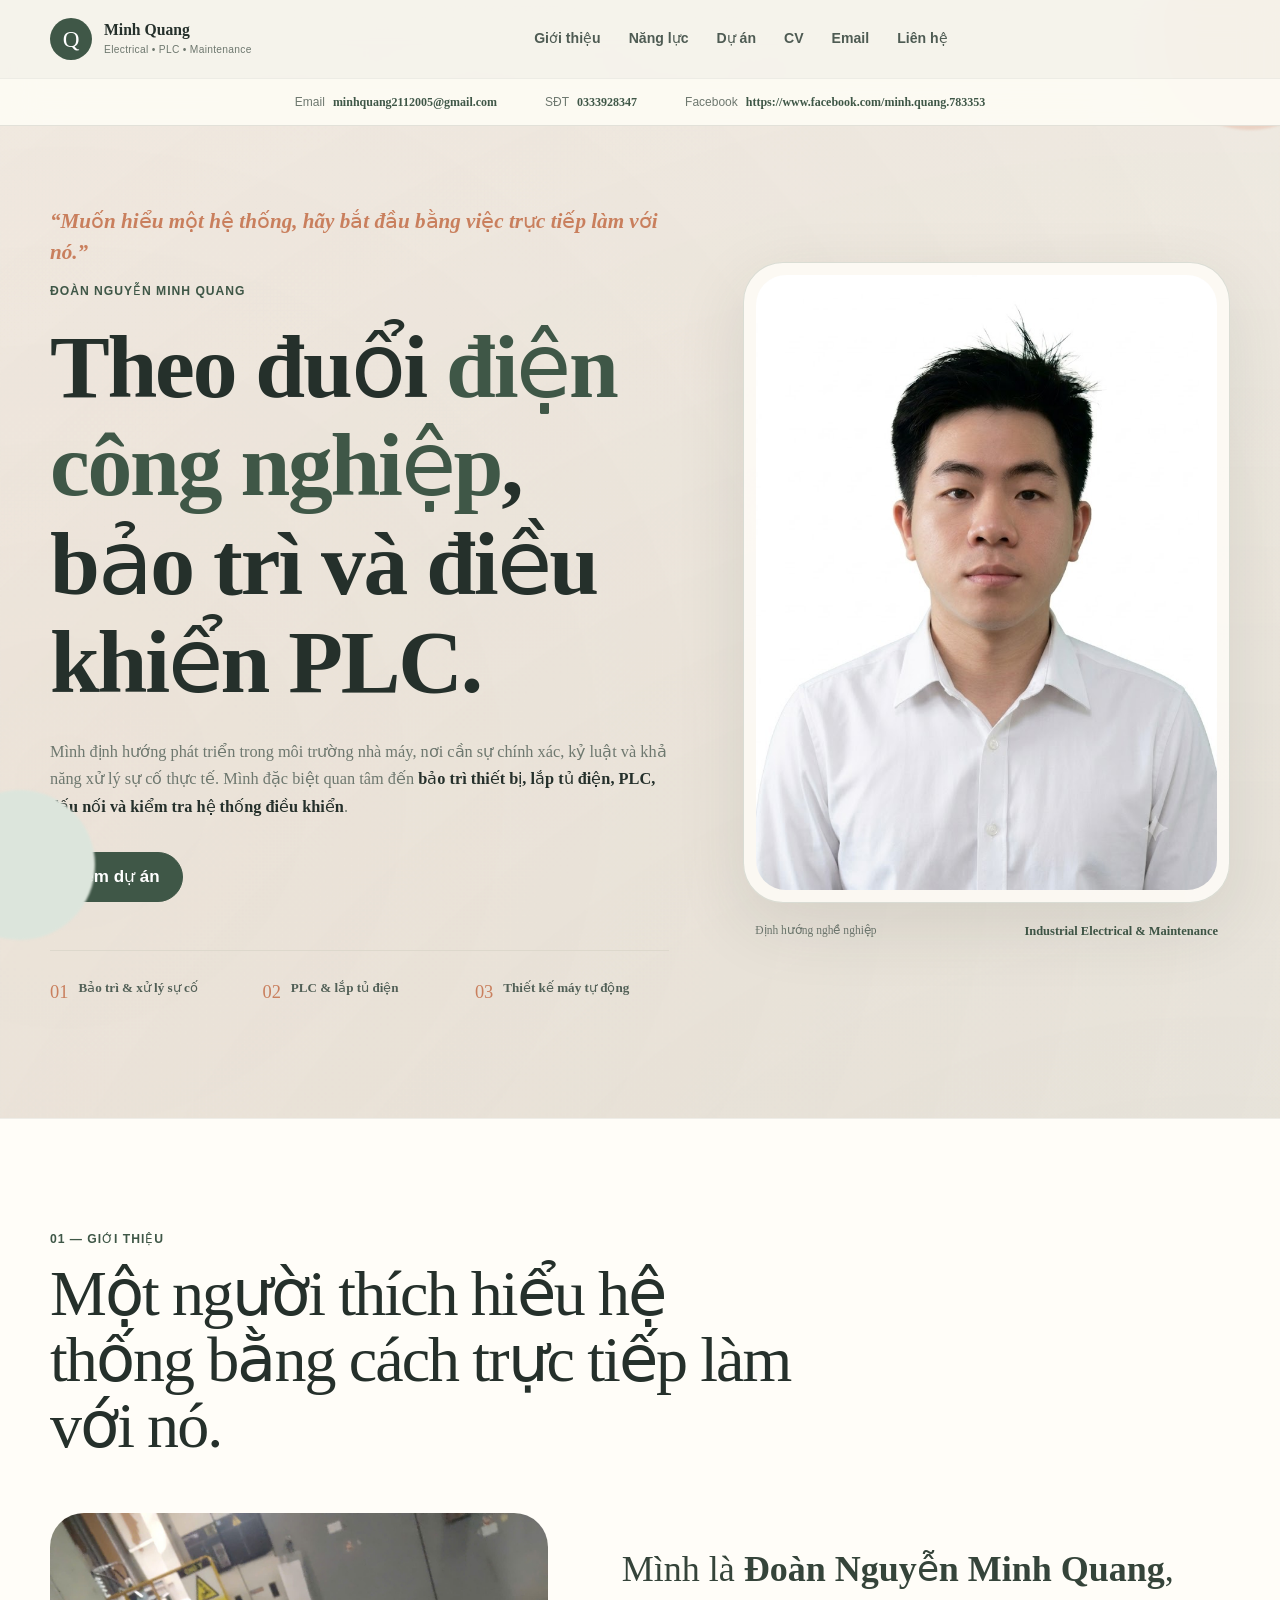
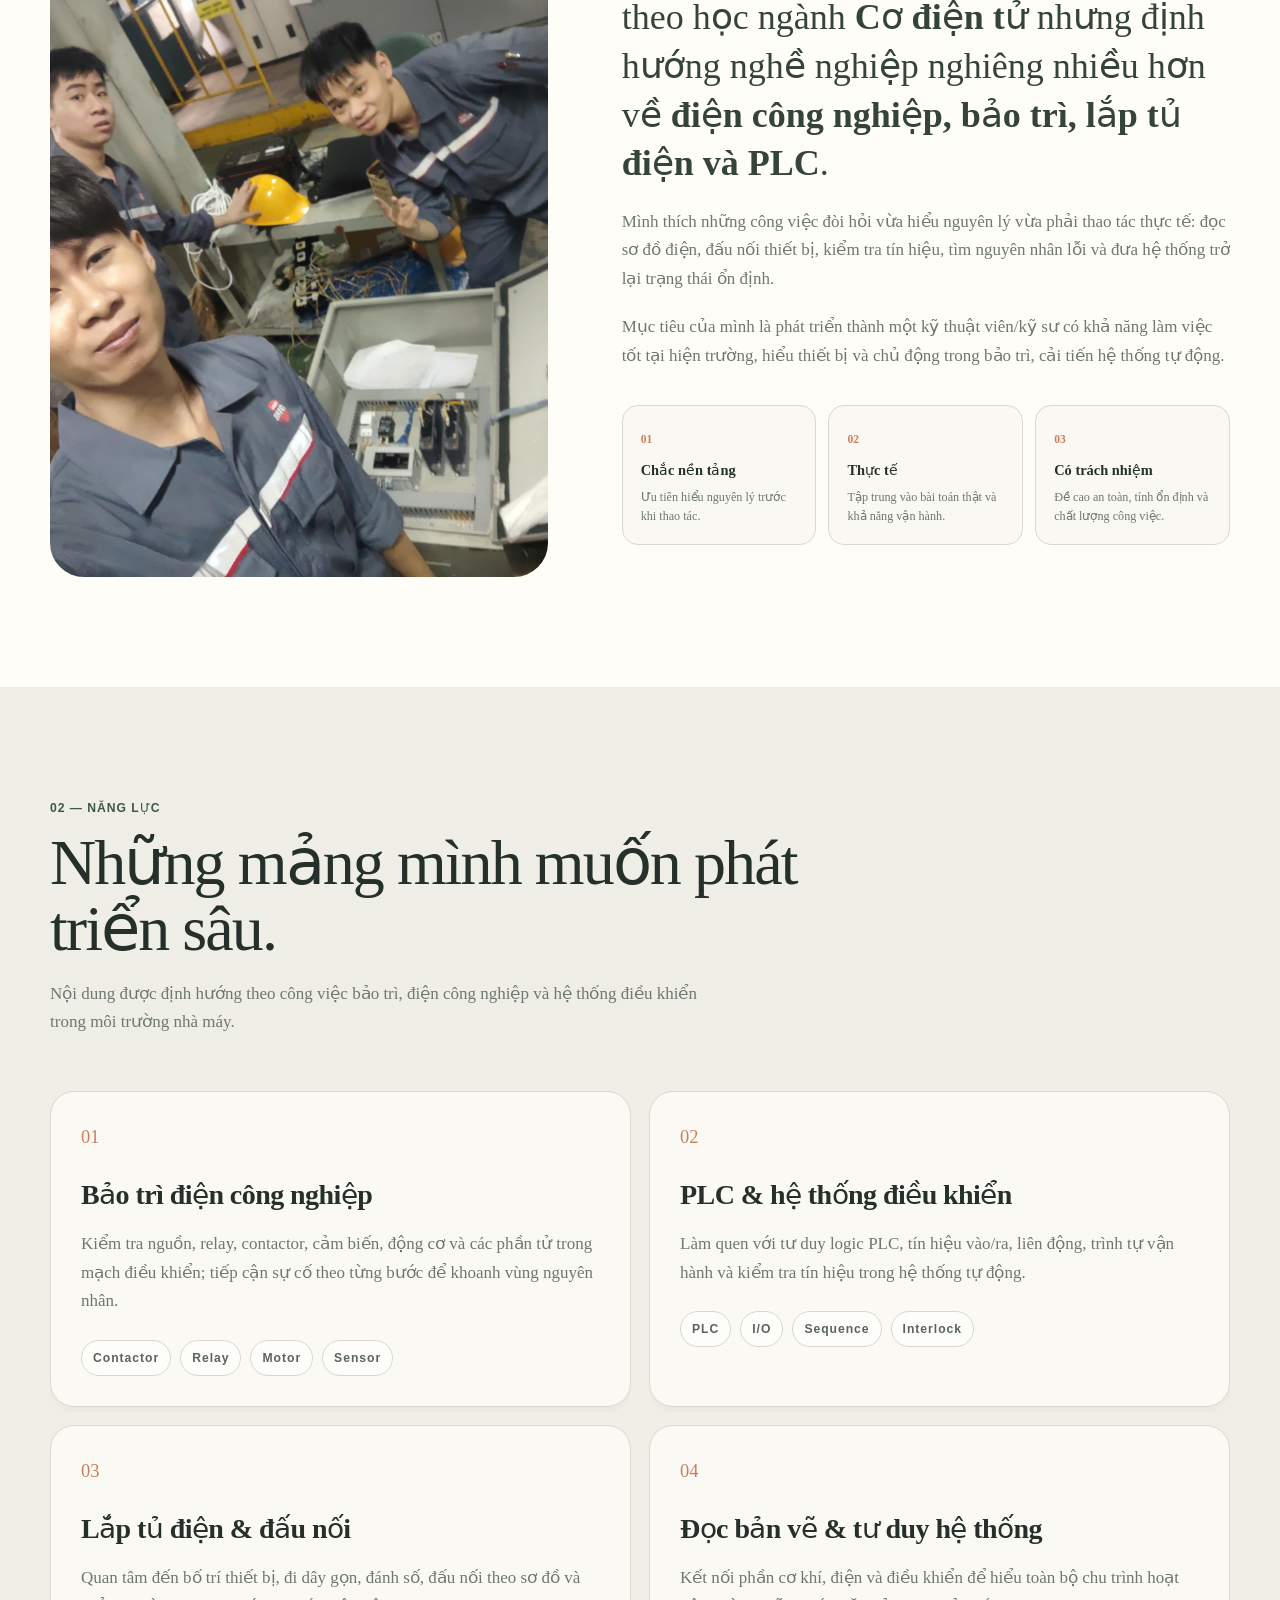
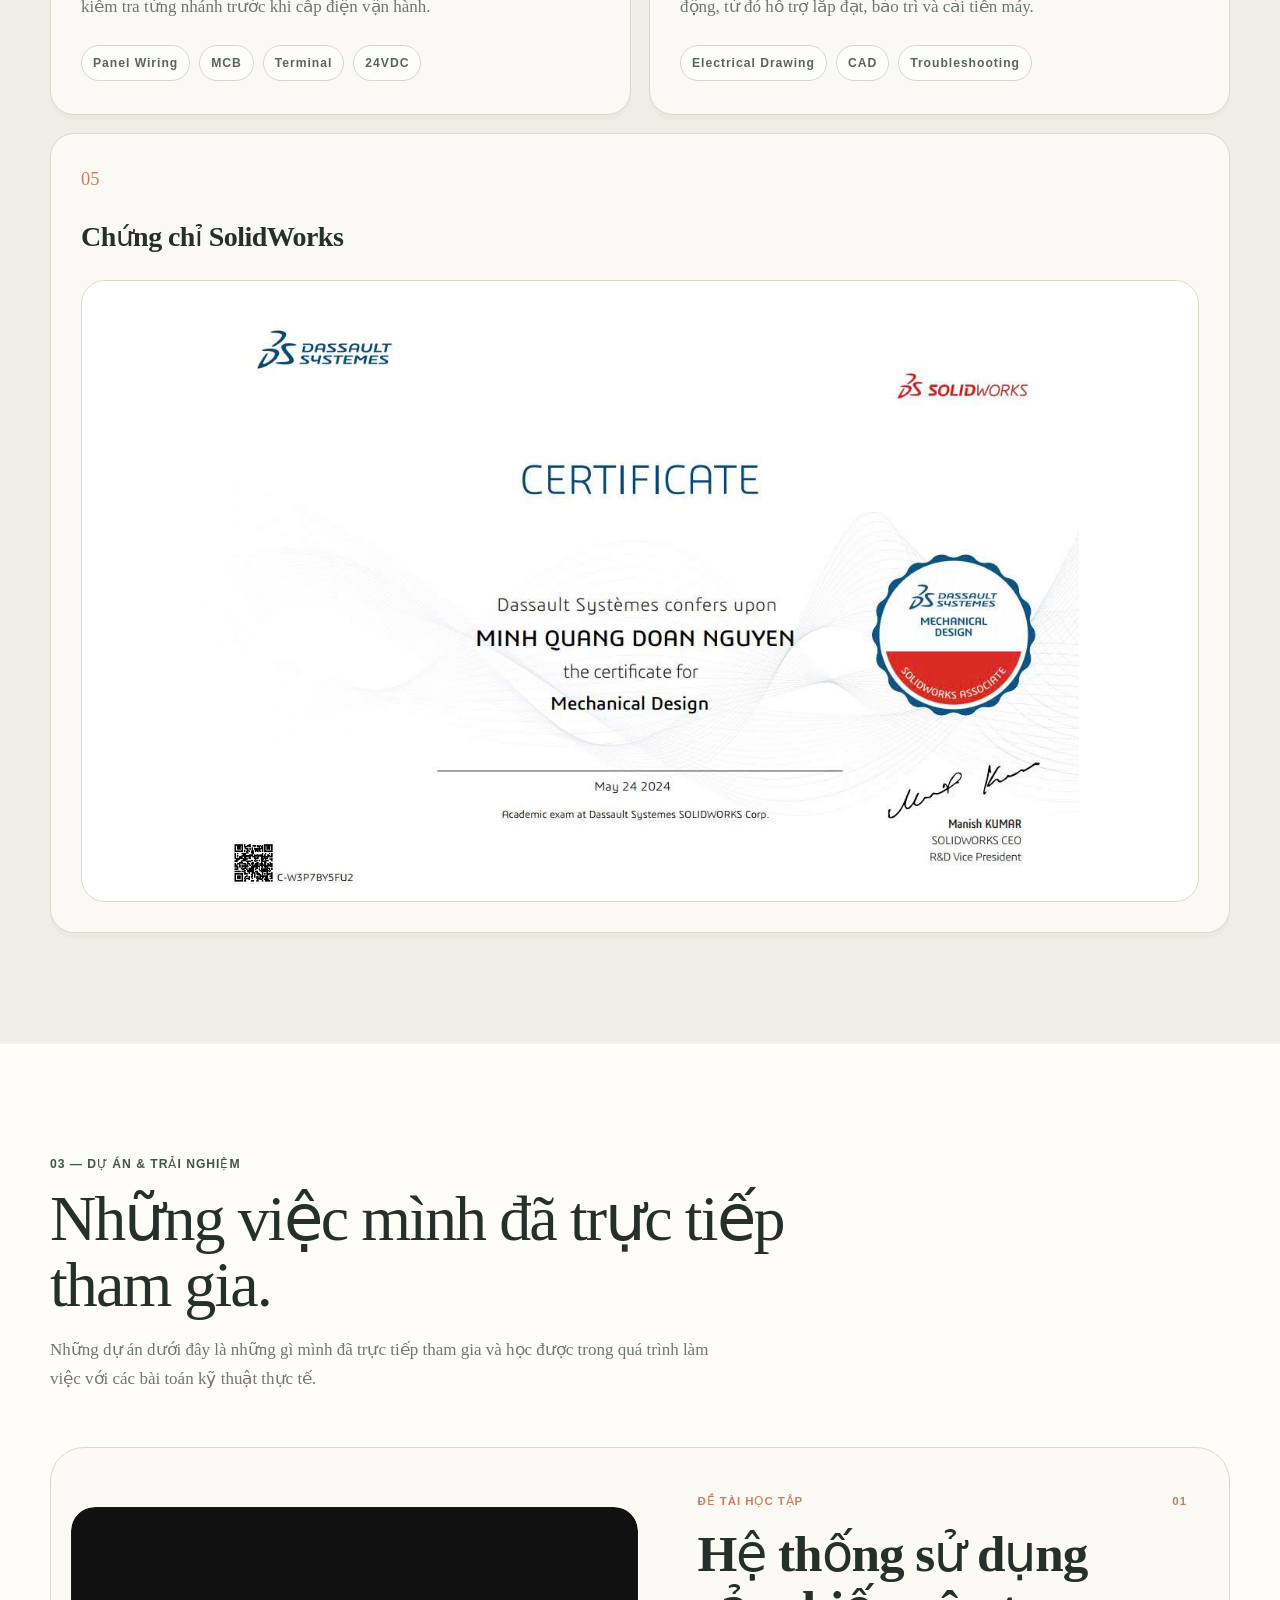
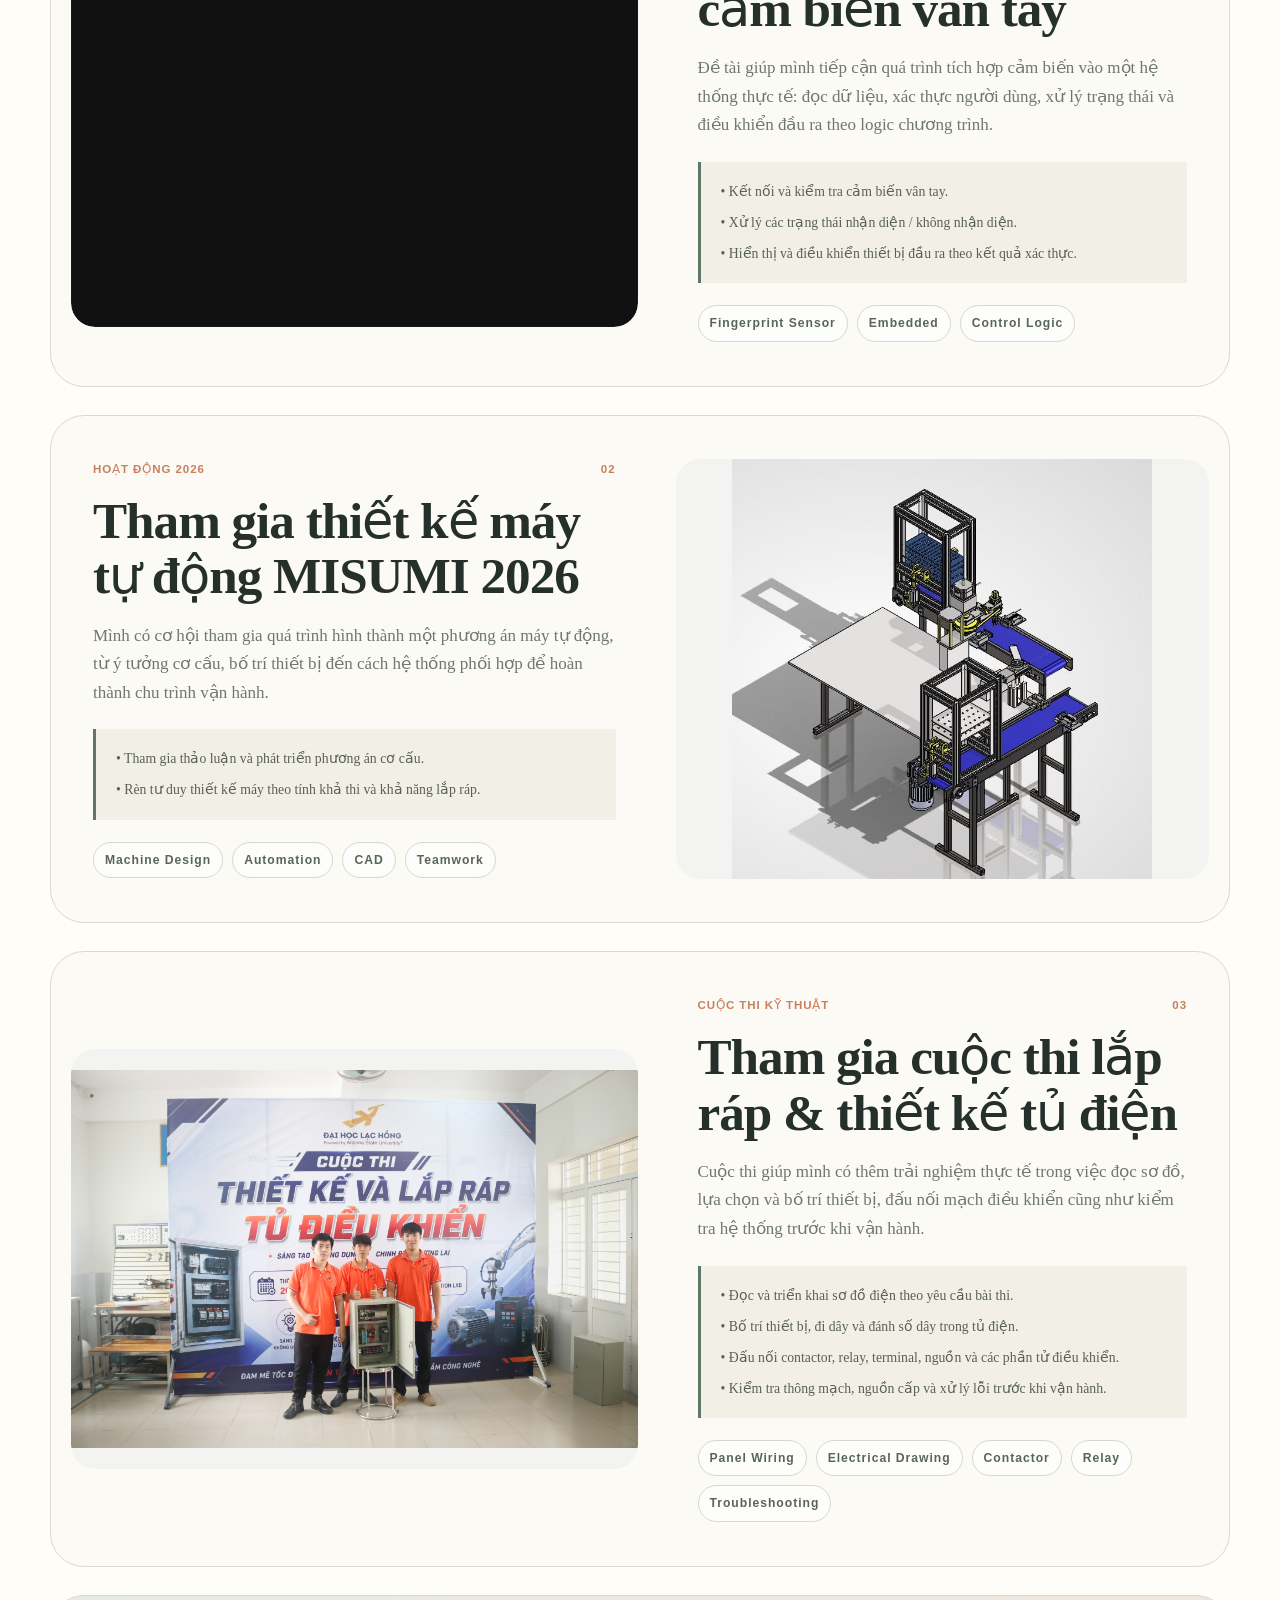
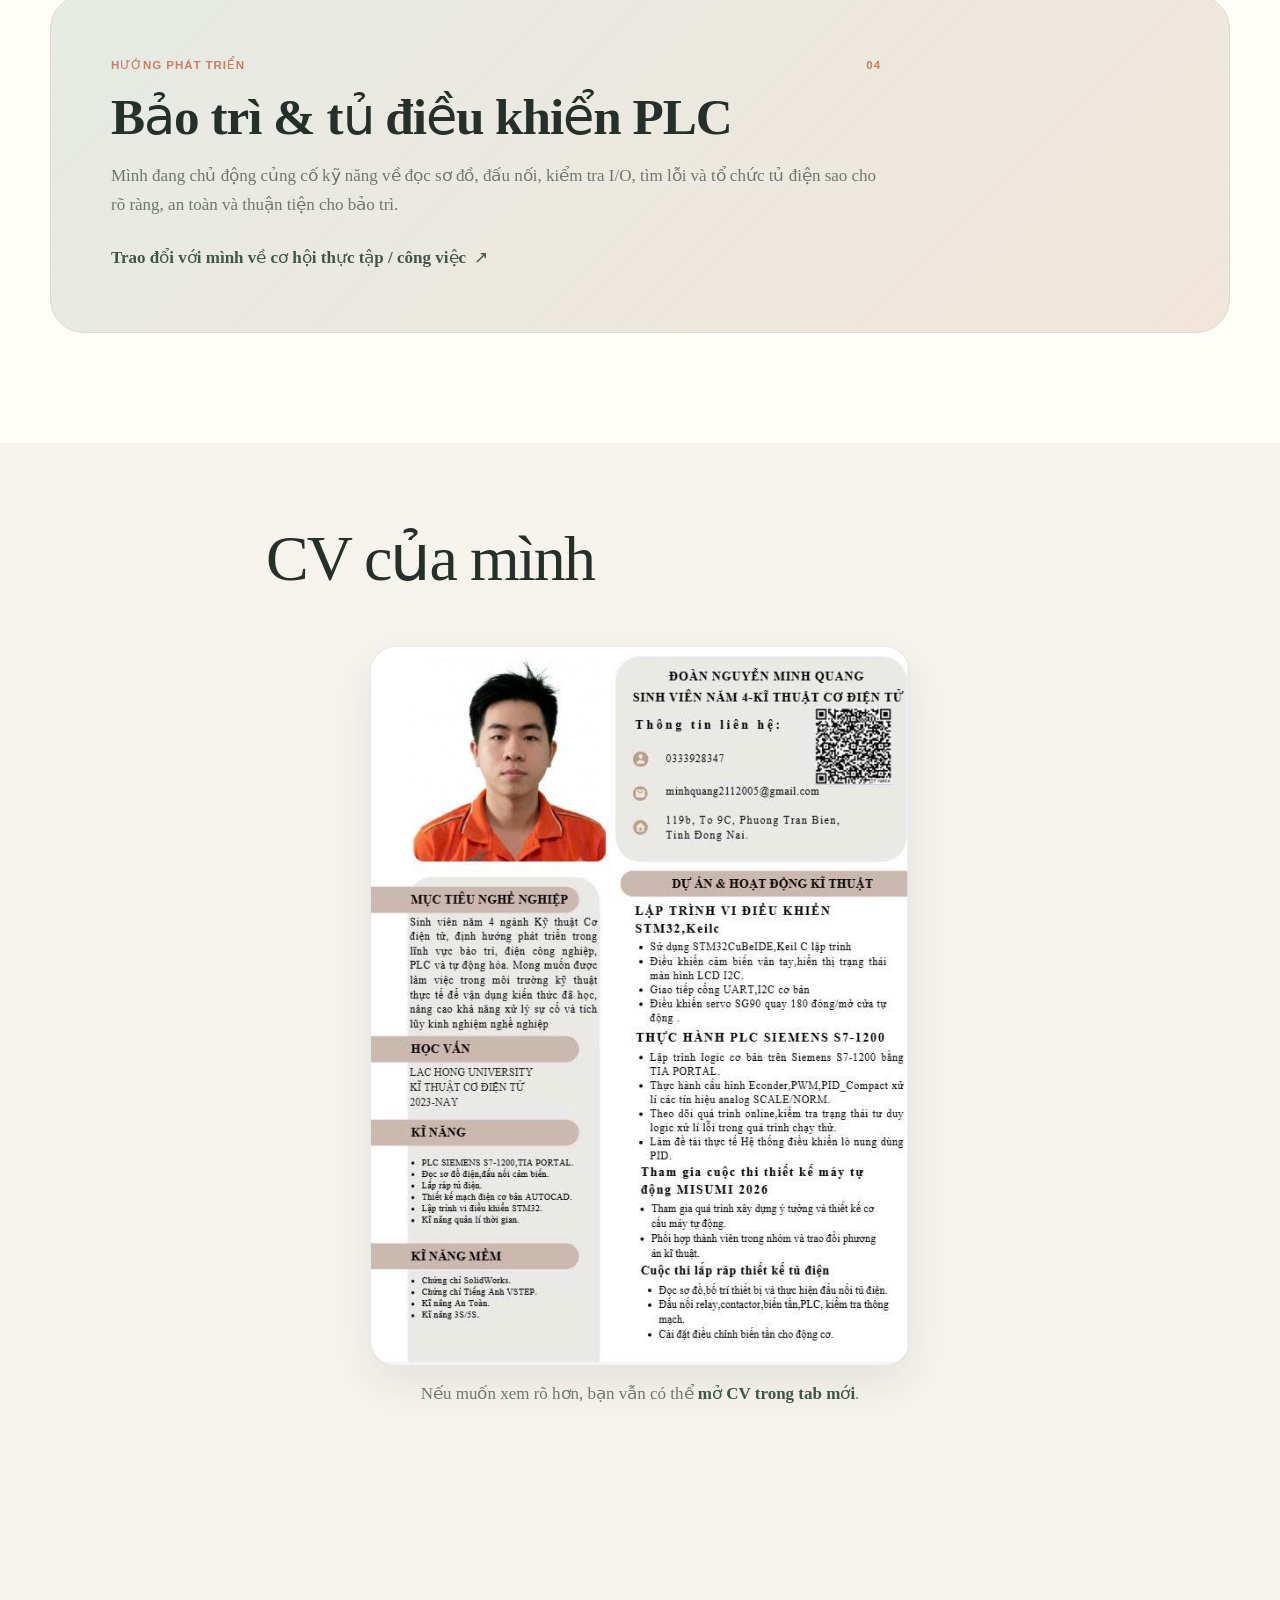
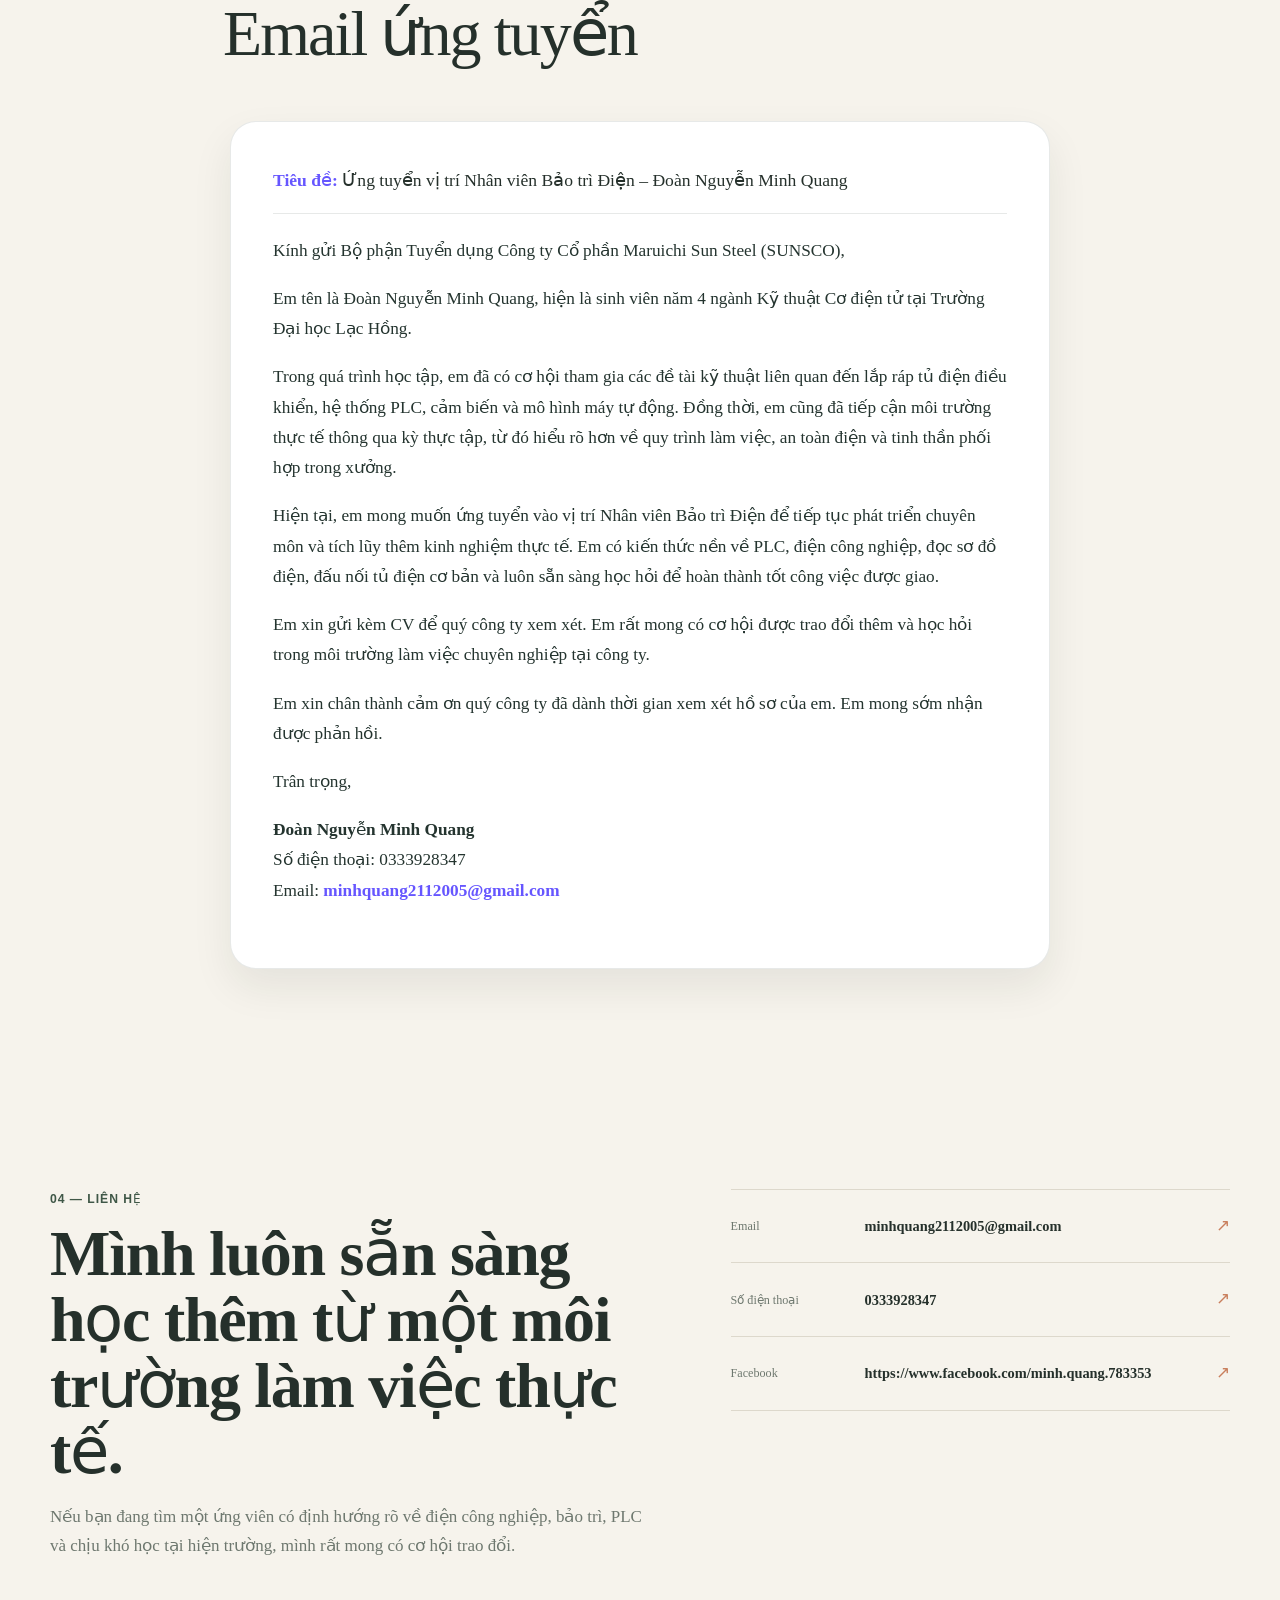
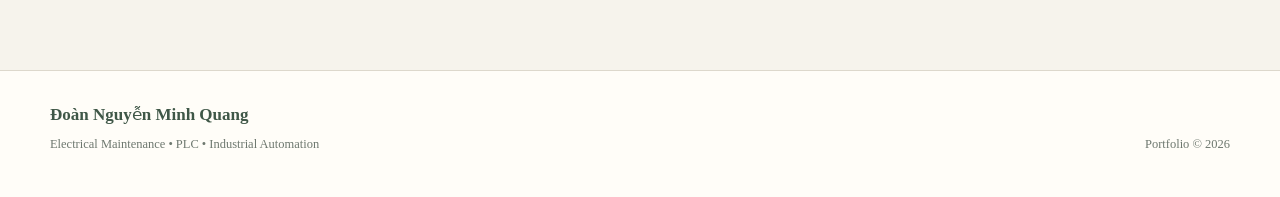
<file: index.html>
<!DOCTYPE html>
<html lang="vi">
<head>
  <meta charset="UTF-8" />
  <meta http-equiv="Content-Type" content="text/html; charset=UTF-8" />
  <meta name="viewport" content="width=device-width, initial-scale=1.0" />
  <meta name="description" content="Portfolio cá nhân của Đoàn Nguyễn Minh Quang - định hướng Bảo trì, Điện công nghiệp, PLC và lắp tủ điện." />
  <title>Đoàn Nguyễn Minh Quang | Electrical Maintenance & PLC</title>

  <link rel="stylesheet" href="./css/theme.css" />
  <link rel="stylesheet" href="./css/main.css" />
  <link rel="stylesheet" href="./css/section/header.css" />
  <link rel="stylesheet" href="./css/section/about-me.css" />
  <link rel="stylesheet" href="./css/section/skill.css" />
  <link rel="stylesheet" href="./css/section/project.css" />
  <link rel="stylesheet" href="./css/section/footer.css" />
  <link rel="stylesheet" href="./css/responsive.css" />

</head>

<body>
  <!-- =========================================================
       HEADER
       ========================================================= -->
  <header class="header">
    <div class="container nav-wrap">
      <a class="brand" href="#home" aria-label="Trang chủ">
        <span class="brand-mark">Q</span>
        <span class="brand-text">
          <strong>Minh Quang</strong>
          <small>Electrical • PLC • Maintenance</small>
        </span>
      </a>

      <nav class="nav" id="mainNav" aria-label="Điều hướng chính">
        <a href="#about">Giới thiệu</a>
        <a href="#skills">Năng lực</a>
        <a href="#projects">Dự án</a>
        <a href="#cv">CV</a>
        <a href="#email">Email</a>
        <a href="#contact">Liên hệ</a>
      </nav>

      <div class="nav-actions">
        
       
        </a>
        <button class="menu-btn" id="menuBtn" type="button" aria-label="Mở menu">☰</button>
      </div>
    </div>

    <!-- Thông tin liên hệ nằm ngay dưới danh mục như bạn yêu cầu -->
    <div class="contact-strip">
      <div class="container contact-strip-inner">
        <a href="mailto:minhquang2112005@gmail.com">
          <span>Email</span>
          <strong>minhquang2112005@gmail.com</strong>
        </a>
        <a href="tel:+84900000000">
          <span>SĐT</span>
          <strong>0333928347</strong>
        </a>
        <a href="https://www.facebook.com/minh.quang.783353" target="_blank" rel="noopener noreferrer">
          <span>Facebook</span>
          <strong>https://www.facebook.com/minh.quang.783353</strong>
        </a>
      </div>
    </div>
  </header>

  <main>
    <!-- =========================================================
         HERO
         ========================================================= -->
    <section class="hero" id="home">
      <div class="container hero-grid">
        <div class="hero-copy reveal">
          <p class="hero-philosophy">“Muốn hiểu một hệ thống, hãy bắt đầu bằng việc trực tiếp làm với nó.”</p>
          <p class="eyebrow">ĐOÀN NGUYỄN MINH QUANG</p>

          <h1>
            Theo đuổi <span>điện công nghiệp</span>,
            bảo trì và điều khiển PLC.
          </h1>

          <p class="hero-desc"> 
            Mình định hướng phát triển trong môi trường nhà máy, nơi cần sự
            chính xác, kỷ luật và khả năng xử lý sự cố thực tế. Mình đặc biệt
            quan tâm đến <strong>bảo trì thiết bị, lắp tủ điện, PLC,
            đấu nối và kiểm tra hệ thống điều khiển</strong>.
          </p>

          <div class="hero-actions">
            <a class="btn" href="#projects">Xem dự án</a>
          
            </a>
          </div>

          <div class="hero-highlights">
            <div>
              <span class="highlight-no">01</span>
              <p>Bảo trì & xử lý sự cố</p>
            </div>
            <div>
              <span class="highlight-no">02</span>
              <p>PLC & lắp tủ điện</p>
            </div>
            <div>
              <span class="highlight-no">03</span>
              <p>Thiết kế máy tự động</p>
            </div>
          </div>
        </div>

        <div class="hero-visual reveal">
          <div class="photo-card">
            <!--
              THAY ẢNH CÁ NHÂN:
              1) Chép ảnh vào assets/avatar.jpg
              2) Xóa div .image-placeholder bên dưới
              3) Bỏ comment thẻ img:

              <img class="hero-photo" src="./assets/project7.jpg" alt="Đoàn Nguyễn Minh Quang">
            -->
            <img class="hero-photo" src="./assets/project7.jpg" alt="Đoàn Nguyễn Minh Quang">
            </div>

            <div class="photo-caption">
              <span>Định hướng nghề nghiệp</span>
              <strong>Industrial Electrical & Maintenance</strong>
            </div>
          </div>

          <div class="soft-shape soft-shape-one"></div>
          <div class="soft-shape soft-shape-two"></div>
        </div>
      </div>
    </section>

    <!-- =========================================================
         ABOUT
         ========================================================= -->
    <section class="section about" id="about">
      <div class="container">
        <div class="section-heading reveal">
          <p class="section-kicker">01 — GIỚI THIỆU</p>
          <h2>Một người thích hiểu hệ thống bằng cách trực tiếp làm với nó.</h2>
        </div>

        <div class="about-grid">
          <div class="about-visual reveal">
            <!--
              ẢNH LÀM VIỆC / THỰC HÀNH:
              <img class="about-photo" src="./assets/about-work.jpg" alt="Quang trong quá trình thực hành">
            -->
            <img class="about-photo"
            src="./assets/project3.jpg"
            >
          </div>

          <div class="about-content reveal">
            <p class="lead">
              Mình là <strong>Đoàn Nguyễn Minh Quang</strong>, theo học ngành
              <strong>Cơ điện tử</strong> nhưng định hướng nghề nghiệp nghiêng
              nhiều hơn về <strong>điện công nghiệp, bảo trì, lắp tủ điện và PLC</strong>.
            </p>

            <p>
              Mình thích những công việc đòi hỏi vừa hiểu nguyên lý vừa phải
              thao tác thực tế: đọc sơ đồ điện, đấu nối thiết bị, kiểm tra tín
              hiệu, tìm nguyên nhân lỗi và đưa hệ thống trở lại trạng thái ổn định.
            </p>

            <p>
              Mục tiêu của mình là phát triển thành một kỹ thuật viên/kỹ sư có
              khả năng làm việc tốt tại hiện trường, hiểu thiết bị và chủ động
              trong bảo trì, cải tiến hệ thống tự động.
            </p>

            <div class="about-values">
              <div>
                <span>01</span>
                <strong>Chắc nền tảng</strong>
                <p>Ưu tiên hiểu nguyên lý trước khi thao tác.</p>
              </div>
              <div>
                <span>02</span>
                <strong>Thực tế</strong>
                <p>Tập trung vào bài toán thật và khả năng vận hành.</p>
              </div>
              <div>
                <span>03</span>
                <strong>Có trách nhiệm</strong>
                <p>Đề cao an toàn, tính ổn định và chất lượng công việc.</p>
              </div>
            </div>
          </div>
        </div>
      </div>
    </section>

    <!-- =========================================================
         SKILLS
         ========================================================= -->
    <section class="section skills" id="skills">
      <div class="container">
        <div class="section-heading reveal">
          <p class="section-kicker">02 — NĂNG LỰC</p>
          <h2>Những mảng mình muốn phát triển sâu.</h2>
          <p>
            Nội dung được định hướng theo công việc bảo trì, điện công nghiệp
            và hệ thống điều khiển trong môi trường nhà máy.
          </p>
        </div>

        <div class="skill-grid">
          <article class="skill-card reveal">
            <span class="skill-index">01</span>
            <h3>Bảo trì điện công nghiệp</h3>
            <p>
              Kiểm tra nguồn, relay, contactor, cảm biến, động cơ và các phần tử
              trong mạch điều khiển; tiếp cận sự cố theo từng bước để khoanh vùng nguyên nhân.
            </p>
            <div class="tag-list">
              <span>Contactor</span>
              <span>Relay</span>
              <span>Motor</span>
              <span>Sensor</span>
            </div>
          </article>

          <article class="skill-card reveal">
            <span class="skill-index">02</span>
            <h3>PLC & hệ thống điều khiển</h3>
            <p>
              Làm quen với tư duy logic PLC, tín hiệu vào/ra, liên động,
              trình tự vận hành và kiểm tra tín hiệu trong hệ thống tự động.
            </p>
            <div class="tag-list">
              <span>PLC</span>
              <span>I/O</span>
              <span>Sequence</span>
              <span>Interlock</span>
            </div>
          </article>

          <article class="skill-card reveal">
            <span class="skill-index">03</span>
            <h3>Lắp tủ điện & đấu nối</h3>
            <p>
              Quan tâm đến bố trí thiết bị, đi dây gọn, đánh số, đấu nối theo sơ đồ
              và kiểm tra từng nhánh trước khi cấp điện vận hành.
            </p>
            <div class="tag-list">
              <span>Panel Wiring</span>
              <span>MCB</span>
              <span>Terminal</span>
              <span>24VDC</span>
            </div>
          </article>

          <article class="skill-card reveal">
            <span class="skill-index">04</span>
            <h3>Đọc bản vẽ & tư duy hệ thống</h3>
            <p>
              Kết nối phần cơ khí, điện và điều khiển để hiểu toàn bộ chu trình
              hoạt động, từ đó hỗ trợ lắp đặt, bảo trì và cải tiến máy.
            </p>
            <div class="tag-list">
              <span>Electrical Drawing</span>
              <span>CAD</span>
              <span>Troubleshooting</span>
            </div>
          </article>

          <!-- CHỨNG CHỈ SOLIDWORKS -->
          <article class="skill-card certificate-card reveal">
            <span class="skill-index">05</span>
            <h3>Chứng chỉ SolidWorks</h3>

            <div class="certificate-image-wrap">
              <img
                class="certificate-image"
                src="./assets/project6.jpg"
                alt="Chứng chỉ SolidWorks của Đoàn Nguyễn Minh Quang"
                onerror="this.style.display='none'; this.nextElementSibling.style.display='grid';"
              >
              <div class="certificate-placeholder">
                <strong>ẢNH CHỨNG CHỈ SOLIDWORKS</strong>
                <span>Đặt ảnh tại assets/solidworks-certificate.jpg</span>
              </div>
            </div>
          </article>
        </div>
      </div>
    </section>

    <!-- =========================================================
         PROJECTS
         ========================================================= -->
    <section class="section projects" id="projects">
      <div class="container">
        <div class="section-heading reveal">
          <p class="section-kicker">03 — DỰ ÁN & TRẢI NGHIỆM</p>
          <h2>Những việc mình đã trực tiếp tham gia.</h2>
          <p>
           Những dự án dưới đây là những gì mình đã trực tiếp tham gia và học được 
           trong quá trình làm việc với các bài toán kỹ thuật thực tế.
          </p>
        </div>

        <div class="project-list">
          <!-- PROJECT 01 -->
          <article class="project-card reveal">
            <div class="project-media">
              <video
                class="project-video"
                muted
                loop
                playsinline
                preload="metadata"
                poster=""
              >
                <source src="./assets/VideoMoPhongCamBienVanTay.mp4" type="video/mp4">
              
              </video>
            </div>

            <div class="project-content">
              <div class="project-meta">
                <span>ĐỀ TÀI HỌC TẬP</span>
                <span>01</span>
              </div>

              <h3>Hệ thống sử dụng cảm biến vân tay</h3>

              <p>
                Đề tài giúp mình tiếp cận quá trình tích hợp cảm biến vào một
                hệ thống thực tế: đọc dữ liệu, xác thực người dùng, xử lý trạng thái
                và điều khiển đầu ra theo logic chương trình.
              </p>

              <div class="project-points">
                <p>• Kết nối và kiểm tra cảm biến vân tay.</p>
                <p>• Xử lý các trạng thái nhận diện / không nhận diện.</p>
                <p>• Hiển thị và điều khiển thiết bị đầu ra theo kết quả xác thực.</p>
              </div>

              <div class="tag-list">
                <span>Fingerprint Sensor</span>
                <span>Embedded</span>
                <span>Control Logic</span>
              </div>
            </div>
          </article>

          <!-- PROJECT 02 -->
          <article class="project-card project-card-reverse reveal">
            <div class="project-media">
              <img
                src="./assets/project1.jpg"
                alt="Thiết kế máy tự động MISUMI 2026"
              >
            </div>

            <div class="project-content">
              <div class="project-meta">
                <span>HOẠT ĐỘNG 2026</span>
                <span>02</span>
              </div>

              <h3>Tham gia thiết kế máy tự động MISUMI 2026</h3>

              <p>
                Mình có cơ hội tham gia quá trình hình thành một phương án máy tự động,
                từ ý tưởng cơ cấu, bố trí thiết bị đến cách hệ thống phối hợp để hoàn thành
                chu trình vận hành.
              </p>

              <div class="project-points">
                <p>• Tham gia thảo luận và phát triển phương án cơ cấu.</p>
                <p>• Rèn tư duy thiết kế máy theo tính khả thi và khả năng lắp ráp.</p>
              </div>

              <div class="tag-list">
                <span>Machine Design</span>
                <span>Automation</span>
                <span>CAD</span>
                <span>Teamwork</span>
              </div>
            </div>
          </article>

          <!-- PROJECT 03 - CUỘC THI TỦ ĐIỆN -->
          <article class="project-card reveal">
            <div class="project-media">
              
              <img
               src="./assets/project5.jpg"
               alt="Cuộc thi lắp ráp và thiết kế tủ điện"
               >
            </div>

            <div class="project-content">
              <div class="project-meta">
                <span>CUỘC THI KỸ THUẬT</span>
                <span>03</span>
              </div>

              <h3>Tham gia cuộc thi lắp ráp & thiết kế tủ điện</h3>

              <p>
                Cuộc thi giúp mình có thêm trải nghiệm thực tế trong việc đọc sơ đồ,
                lựa chọn và bố trí thiết bị, đấu nối mạch điều khiển cũng như kiểm tra
                hệ thống trước khi vận hành.
              </p>

              <div class="project-points">
                <p>• Đọc và triển khai sơ đồ điện theo yêu cầu bài thi.</p>
                <p>• Bố trí thiết bị, đi dây và đánh số dây trong tủ điện.</p>
                <p>• Đấu nối contactor, relay, terminal, nguồn và các phần tử điều khiển.</p>
                <p>• Kiểm tra thông mạch, nguồn cấp và xử lý lỗi trước khi vận hành.</p>
              </div>

              <div class="tag-list">
                <span>Panel Wiring</span>
                <span>Electrical Drawing</span>
                <span>Contactor</span>
                <span>Relay</span>
                <span>Troubleshooting</span>
              </div>
            </div>
          </article>

          <!-- PROJECT 04 / HƯỚNG PHÁT TRIỂN -->
          <article class="project-card project-compact reveal">
            <div class="project-content">
              <div class="project-meta">
                <span>HƯỚNG PHÁT TRIỂN</span>
                <span>04</span>
              </div>

              <h3>Bảo trì & tủ điều khiển PLC</h3>

              <p>
                Mình đang chủ động củng cố kỹ năng về đọc sơ đồ, đấu nối,
                kiểm tra I/O, tìm lỗi và tổ chức tủ điện sao cho rõ ràng,
                an toàn và thuận tiện cho bảo trì.
              </p>

              <a class="text-link" href="#contact">
                Trao đổi với mình về cơ hội thực tập / công việc <span>↗</span>
              </a>
            </div>
          </article>
        </div>
      </div>
    </section>

    <!-- =========================================================
         CV
         ========================================================= -->
    <section class="section cv-section" id="cv">
      <div class="container">
        <div class="section-heading reveal cv-heading-center">
          
          <h2>CV của mình</h2>
          
        </div>

        <div class="cv-preview-wrap reveal">
          <div class="cv-preview-card">
            <img src="./assets/cv-preview2.png" alt="CV của Đoàn Nguyễn Minh Quang">
          </div>
          <p class="cv-inline-note">
            Nếu muốn xem rõ hơn, bạn vẫn có thể
            <a href="./assets/CV_Đoàn Nguyễn Minh Quang_1.pdf" target="_blank" rel="noopener">mở CV trong tab mới</a>.
          </p>
        </div>
      </div>
    </section>

    <!-- =========================================================
         EMAIL
         ========================================================= -->
    <section class="section email-section" id="email">
      <div class="container">
        <div class="section-heading reveal cv-heading-center">
         
          <h2>Email ứng tuyển</h2>
          
        </div>

        <div class="email-preview-wrap reveal">
          <article class="email-preview-card">
            <p class="email-subject"><span>Tiêu đề:</span> Ứng tuyển vị trí Nhân viên Bảo trì Điện – Đoàn Nguyễn Minh Quang</p>
            <div class="email-body">
              <p>Kính gửi Bộ phận Tuyển dụng Công ty Cổ phần Maruichi Sun Steel (SUNSCO),</p>

              <p>Em tên là Đoàn Nguyễn Minh Quang, hiện là sinh viên năm 4 ngành Kỹ thuật Cơ điện tử tại Trường Đại học Lạc Hồng.</p>

              <p>Trong quá trình học tập, em đã có cơ hội tham gia các đề tài kỹ thuật liên quan đến lắp ráp tủ điện điều khiển, hệ thống PLC, cảm biến và mô hình máy tự động. Đồng thời, em cũng đã tiếp cận môi trường thực tế thông qua kỳ thực tập, từ đó hiểu rõ hơn về quy trình làm việc, an toàn điện và tinh thần phối hợp trong xưởng.</p>

              <p>Hiện tại, em mong muốn ứng tuyển vào vị trí Nhân viên Bảo trì Điện để tiếp tục phát triển chuyên môn và tích lũy thêm kinh nghiệm thực tế. Em có kiến thức nền về PLC, điện công nghiệp, đọc sơ đồ điện, đấu nối tủ điện cơ bản và luôn sẵn sàng học hỏi để hoàn thành tốt công việc được giao.</p>

              <p>Em xin gửi kèm CV để quý công ty xem xét. Em rất mong có cơ hội được trao đổi thêm và học hỏi trong môi trường làm việc chuyên nghiệp tại công ty.</p>

              <p>Em xin chân thành cảm ơn quý công ty đã dành thời gian xem xét hồ sơ của em. Em mong sớm nhận được phản hồi.</p>

              <p>Trân trọng,</p>

              <p class="email-signature">
                <strong>Đoàn Nguyễn Minh Quang</strong><br>
                Số điện thoại: 0333928347<br>
                Email: <a href="mailto:minhquang2112005@gmail.com">minhquang2112005@gmail.com</a>
              </p>
            </div>
          </article>
        </div>
      </div>
    </section>

    <!-- =========================================================
         CONTACT
         ========================================================= -->
    <section class="section contact" id="contact">
      <div class="container contact-box reveal">
        <div class="contact-intro">
          <p class="section-kicker">04 — LIÊN HỆ</p>
          <h2>Mình luôn sẵn sàng học thêm từ một môi trường làm việc thực tế.</h2>
          <p>
            Nếu bạn đang tìm một ứng viên có định hướng rõ về điện công nghiệp,
            bảo trì, PLC và chịu khó học tại hiện trường, mình rất mong có cơ hội trao đổi.
          </p>
        </div>

        <div class="contact-list">
          <a href="mailto:minhquang2112005@gmail.com">
            <span>Email</span>
            <strong>minhquang2112005@gmail.com</strong>
            <b>↗</b>
          </a>

          <a href="tel:+84900000000">
            <span>Số điện thoại</span>
            <strong>0333928347</strong>
            <b>↗</b>
          </a>

          <a href="https://www.facebook.com/minh.quang.783353" target="_blank" rel="noopener noreferrer">
            <span>Facebook</span>
            <strong>https://www.facebook.com/minh.quang.783353</strong>
            <b>↗</b>
          </a>
        </div>
      </div>
    </section>
  </main>

  <footer class="footer">
    <div class="container footer-inner">
      <div>
        <strong>Đoàn Nguyễn Minh Quang</strong>
        <p>Electrical Maintenance • PLC • Industrial Automation</p>
      </div>
      <p>Portfolio © 2026</p>
    </div>
  </footer>

  <script src="./script.js"></script>
</body>
</html>
</file>
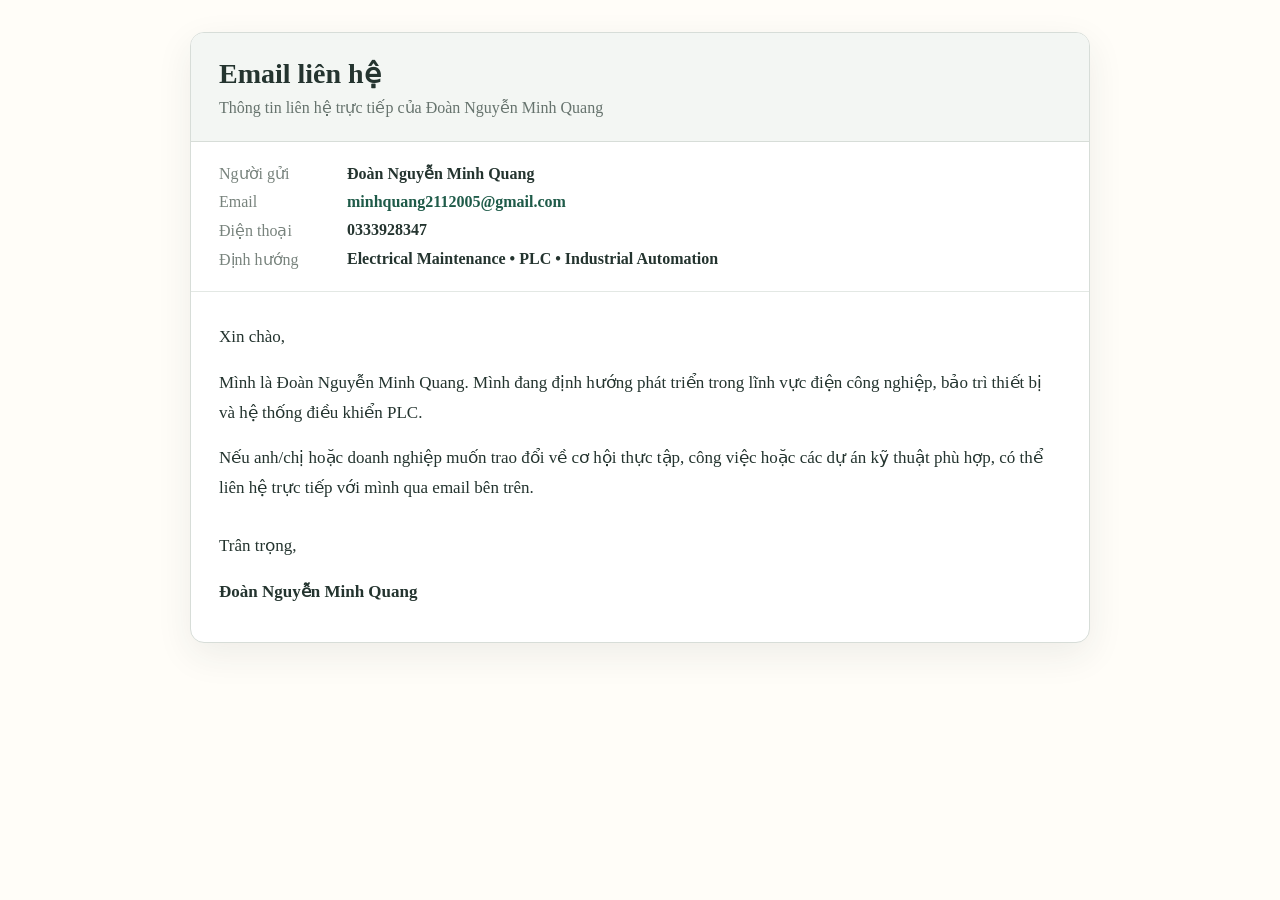
<file: assets/email.html>
<!DOCTYPE html>
<html lang="vi">
<head>
<meta charset="UTF-8">
<meta name="viewport" content="width=device-width, initial-scale=1.0">
<title>Email - Đoàn Nguyễn Minh Quang</title>
<style>
  *{box-sizing:border-box}
  body{
    margin:0;
    padding:32px;
    font-family:"Times New Roman",serif;
    background:#fffdf8;
    color:#24342f;
  }
  .mail{
    max-width:900px;
    margin:0 auto;
    border:1px solid #d7ddd8;
    border-radius:14px;
    background:#fff;
    overflow:hidden;
    box-shadow:0 12px 36px rgba(35,55,48,.08);
  }
  .top{
    padding:24px 28px;
    background:#f3f6f3;
    border-bottom:1px solid #d7ddd8;
  }
  .top h1{
    margin:0 0 8px;
    font-size:28px;
  }
  .top p{
    margin:0;
    color:#66736d;
  }
  .meta{
    padding:22px 28px;
    border-bottom:1px solid #e3e8e4;
    display:grid;
    grid-template-columns:110px 1fr;
    gap:10px 18px;
  }
  .meta span{color:#78837d}
  .meta strong{overflow-wrap:anywhere}
  .content{
    padding:30px 28px 36px;
    line-height:1.75;
    font-size:17px;
  }
  .content p{margin:0 0 16px}
  .signature{
    margin-top:28px;
  }
  .email-link{
    color:#1f5b49;
    font-weight:700;
    text-decoration:none;
  }
  .email-link:hover{text-decoration:underline}
  @media(max-width:600px){
    body{padding:14px}
    .meta{grid-template-columns:1fr;gap:4px}
    .top h1{font-size:23px}
  }
</style>
</head>
<body>
  <article class="mail">
    <div class="top">
      <h1>Email liên hệ</h1>
      <p>Thông tin liên hệ trực tiếp của Đoàn Nguyễn Minh Quang</p>
    </div>

    <div class="meta">
      <span>Người gửi</span>
      <strong>Đoàn Nguyễn Minh Quang</strong>

      <span>Email</span>
      <strong>
        <a class="email-link" href="mailto:minhquang2112005@gmail.com">
          minhquang2112005@gmail.com
        </a>
      </strong>

      <span>Điện thoại</span>
      <strong>0333928347</strong>

      <span>Định hướng</span>
      <strong>Electrical Maintenance • PLC • Industrial Automation</strong>
    </div>

    <div class="content">
      <p>Xin chào,</p>

      <p>
        Mình là Đoàn Nguyễn Minh Quang. Mình đang định hướng phát triển trong lĩnh vực
        điện công nghiệp, bảo trì thiết bị và hệ thống điều khiển PLC.
      </p>

      <p>
        Nếu anh/chị hoặc doanh nghiệp muốn trao đổi về cơ hội thực tập, công việc
        hoặc các dự án kỹ thuật phù hợp, có thể liên hệ trực tiếp với mình qua email bên trên.
      </p>

      <div class="signature">
        <p>Trân trọng,</p>
        <strong>Đoàn Nguyễn Minh Quang</strong>
      </div>
    </div>
  </article>
</body>
</html>
</file>
<file: css/theme.css>
:root {
  --paper: #f6f3ec;
  --paper-deep: #eee9dd;
  --surface: #fffdf8;
  --surface-soft: #f2efe6;
  --ink: #25302b;
  --muted: #6e786f;
  --green: #5f7866;
  --green-dark: #3f5747;
  --green-soft: #dce5dc;
  --terracotta: #c97f5d;
  --terracotta-soft: #ead1c3;
  --line: #ddd8cc;
  --white: #ffffff;
  --shadow: 0 22px 70px rgba(49, 57, 49, 0.11);
  --shadow-soft: 0 12px 35px rgba(49, 57, 49, 0.08);
  --radius-lg: 34px;
  --radius-md: 24px;
  --radius-sm: 16px;
  --font-body: "Times New Roman", Times, serif;
  --font-heading: "Times New Roman", Times, serif;
}
</file>
<file: css/main.css>
* {
  margin: 0;
  padding: 0;
  box-sizing: border-box;
}

html {
  scroll-behavior: smooth;
}

body {
  font-family: var(--font-body);
  color: var(--ink);
  line-height: 1.68;
  background:
    radial-gradient(circle at 5% 8%, rgba(201, 127, 93, 0.10), transparent 28%),
    radial-gradient(circle at 95% 18%, rgba(95, 120, 102, 0.12), transparent 30%),
    var(--paper);
  overflow-x: hidden;
}

a {
  color: inherit;
  text-decoration: none;
}

img {
  width: 100%;
  display: block;
}

button,
a {
  -webkit-tap-highlight-color: transparent;
}

.container {
  width: min(1180px, calc(100% - 42px));
  margin-inline: auto;
}

.section {
  padding: 110px 0;
}

.section-heading {
  max-width: 800px;
  margin-bottom: 54px;
}

.section-kicker,
.eyebrow {
  color: var(--green-dark);
  font-size: 0.76rem;
  font-weight: 800;
  letter-spacing: 0.14em;
}

.section-heading h2 {
  margin-top: 12px;
  max-width: 760px;
  font-family: var(--font-heading);
  font-size: clamp(2.4rem, 5vw, 4.8rem);
  font-weight: 400;
  line-height: 1.03;
  letter-spacing: -0.03em;
}

.section-heading > p:last-child {
  margin-top: 18px;
  max-width: 680px;
  color: var(--muted);
}

.btn {
  min-height: 50px;
  padding: 0 22px;
  display: inline-flex;
  align-items: center;
  justify-content: center;
  border-radius: 999px;
  border: 1px solid var(--green-dark);
  background: var(--green-dark);
  color: var(--white);
  font-weight: 700;
  transition: transform .25s ease, box-shadow .25s ease, background .25s ease;
}

.btn:hover {
  transform: translateY(-2px);
  box-shadow: var(--shadow-soft);
  background: #31473a;
}

.btn-outline {
  color: var(--green-dark);
  background: transparent;
  border-color: #a8b3aa;
}

.btn-outline:hover {
  color: var(--white);
  background: var(--green-dark);
}

.text-link {
  display: inline-flex;
  align-items: center;
  gap: 8px;
  margin-top: 24px;
  color: var(--green-dark);
  font-weight: 800;
}

.text-link span {
  transition: transform .2s ease;
}

.text-link:hover span {
  transform: translate(3px, -3px);
}

.tag-list {
  display: flex;
  flex-wrap: wrap;
  gap: 9px;
}

.tag-list span {
  padding: 7px 11px;
  border: 1px solid #d6d8cf;
  border-radius: 999px;
  background: rgba(255,255,255,.65);
  color: #59645c;
  font-size: .76rem;
  font-weight: 600;
}

.image-placeholder {
  display: grid;
  place-content: center;
  min-height: 360px;
  padding: 32px;
  border: 1px dashed #a8b3aa;
  border-radius: var(--radius-md);
  background:
    linear-gradient(145deg, rgba(255,255,255,.65), rgba(220,229,220,.55)),
    repeating-linear-gradient(45deg, transparent 0 20px, rgba(95,120,102,.035) 20px 21px);
  text-align: center;
  color: var(--muted);
}

.placeholder-badge {
  width: fit-content;
  margin: 0 auto;
  padding: 6px 10px;
  border-radius: 999px;
  background: var(--green-soft);
  color: var(--green-dark);
  font-size: .72rem;
  font-weight: 800;
  letter-spacing: .08em;
}

.placeholder-plus {
  width: 70px;
  height: 70px;
  margin: 18px auto 10px;
  display: grid;
  place-content: center;
  border-radius: 50%;
  border: 1px solid #a8b3aa;
  color: var(--green);
  font-family: var(--font-heading);
  font-size: 2.4rem;
  line-height: 1;
}

.image-placeholder p {
  font-size: .82rem;
}

.reveal {
  opacity: 0;
  transform: translateY(18px);
  transition: opacity .7s ease, transform .7s ease;
}

.reveal.is-visible {
  opacity: 1;
  transform: translateY(0);
}


/* =========================
   TYPOGRAPHY FIX
   ========================= */
html,
body,
button,
input,
textarea,
select {
  font-family: var(--font-body);
}

body {
  font-synthesis: none;
  text-rendering: optimizeLegibility;
  -webkit-font-smoothing: antialiased;
  -moz-osx-font-smoothing: grayscale;
}

h1,
h2,
h3,
h4,
h5,
h6,
.brand,
.btn,
strong {
  font-family: var(--font-heading);
}

h1,
h2,
h3 {
  font-weight: 700;
}

p,
span,
a,
small,
strong,
b {
  overflow-wrap: anywhere;
}


/* =========================
   TIMES NEW ROMAN TUNING
   ========================= */
body {
  font-size: 17px;
}

h1,
h2,
h3,
h4,
h5,
h6 {
  letter-spacing: -0.02em;
}

.section-kicker,
.eyebrow,
.tag-list span,
.project-meta,
.brand-text small {
  font-family: Arial, Helvetica, sans-serif;
  letter-spacing: 0.08em;
}

.btn,
.nav a,
.contact-strip,
.menu-btn {
  font-family: Arial, Helvetica, sans-serif;
}


/* =========================================================
   CV XEM TRỰC TIẾP + EMAIL
   ========================================================= */
.cv-viewer {
  margin-top: 28px;
  padding: 14px;
  border: 1px solid var(--line);
  border-radius: var(--radius-lg);
  background: rgba(255, 253, 248, 0.88);
  box-shadow: var(--shadow-soft);
}

.cv-viewer iframe {
  display: block;
  width: 100%;
  height: min(80vh, 980px);
  min-height: 680px;
  border: 0;
  border-radius: var(--radius-md);
  background: #fff;
}

.cv-fallback {
  margin: 12px 4px 2px;
  color: var(--muted);
  font-size: 0.92rem;
}

.cv-fallback a {
  color: var(--green-dark);
  font-weight: 700;
}

.email-viewer {
  margin-top: 28px;
  padding: 38px;
  border: 1px solid var(--line);
  border-radius: var(--radius-lg);
  background: rgba(255, 253, 248, 0.88);
  box-shadow: var(--shadow-soft);
}

.email-label {
  display: block;
  margin-bottom: 10px;
  color: var(--muted);
  font-size: 0.78rem;
  font-weight: 700;
  letter-spacing: 0.14em;
}

.email-address {
  display: inline-block;
  color: var(--green-dark);
  font-size: clamp(1.45rem, 3vw, 2.55rem);
  font-weight: 700;
  text-decoration: none;
  overflow-wrap: anywhere;
}

.email-address:hover {
  text-decoration: underline;
}

.email-viewer p {
  margin-top: 12px;
  color: var(--muted);
}

@media (max-width: 760px) {
  .cv-viewer {
    padding: 8px;
  }

  .cv-viewer iframe {
    height: 72vh;
    min-height: 520px;
  }

  .email-viewer {
    padding: 24px 18px;
  }
}


/* Email hiển thị trực tiếp giống CV */
.email-document-viewer {
  margin-top: 28px;
  padding: 14px;
  border: 1px solid var(--line);
  border-radius: var(--radius-lg);
  background: rgba(255, 253, 248, 0.88);
  box-shadow: var(--shadow-soft);
}

.email-document-viewer iframe {
  display: block;
  width: 100%;
  height: 650px;
  border: 0;
  border-radius: var(--radius-md);
  background: #fff;
}

@media (max-width: 760px) {
  .email-document-viewer {
    padding: 8px;
  }

  .email-document-viewer iframe {
    height: 720px;
  }
}


/* =========================================================
   CV + EMAIL preview sections (direct on-page display)
   ========================================================= */
.cv-heading-center {
  text-align: center;
}

.cv-heading-center .section-kicker {
  justify-content: center;
}

.cv-preview-wrap,
.email-preview-wrap {
  margin-top: 24px;
}

.cv-preview-card {
  width: min(100%, 540px);
  margin: 0 auto;
  background: #ffffff;
  border: 1px solid rgba(89,100,92,.14);
  border-radius: 26px;
  overflow: hidden;
  box-shadow: 0 18px 40px rgba(26, 35, 31, 0.08);
}

.cv-preview-card img {
  display: block;
  width: 100%;
  height: auto;
}

.cv-inline-note {
  margin-top: 14px;
  text-align: center;
  color: var(--muted);
}

.cv-inline-note a {
  color: var(--green-dark);
  font-weight: 700;
}

.email-preview-card {
  width: min(100%, 820px);
  margin: 0 auto;
  padding: 44px 42px;
  background: #ffffff;
  border: 1px solid rgba(89,100,92,.14);
  border-radius: 26px;
  box-shadow: 0 18px 40px rgba(26, 35, 31, 0.08);
}

.email-subject {
  margin: 0 0 22px;
  padding-bottom: 18px;
  border-bottom: 1px solid rgba(89,100,92,.14);
  font-size: 1.1rem;
  line-height: 1.65;
}

.email-subject span {
  color: #6656ff;
  font-weight: 800;
}

.email-body p {
  margin: 0 0 18px;
  font-size: 1.08rem;
  line-height: 1.75;
  color: #24342f;
}

.email-signature {
  margin-top: 24px;
}

.email-signature a {
  color: #6656ff;
  font-weight: 700;
}

@media (max-width: 760px) {
  .cv-preview-card {
    border-radius: 18px;
  }

  .email-preview-card {
    padding: 28px 20px;
    border-radius: 18px;
  }

  .email-body p,
  .email-subject {
    font-size: 1rem;
  }
}
</file>
<file: css/section/header.css>
.header {
  position: sticky;
  top: 0;
  z-index: 100;
  background: rgba(246, 243, 236, 0.92);
  backdrop-filter: blur(18px);
  border-bottom: 1px solid rgba(89, 100, 92, .12);
}

.nav-wrap {
  min-height: 78px;
  display: flex;
  align-items: center;
  justify-content: space-between;
  gap: 24px;
}

.brand {
  display: inline-flex;
  align-items: center;
  gap: 12px;
}

.brand-mark {
  width: 42px;
  height: 42px;
  display: grid;
  place-content: center;
  border-radius: 50%;
  background: var(--green-dark);
  color: var(--white);
  font-family: var(--font-heading);
  font-size: 1.45rem;
}

.brand-text {
  display: flex;
  flex-direction: column;
  line-height: 1.2;
}

.brand-text strong {
  font-size: .98rem;
}

.brand-text small {
  margin-top: 4px;
  color: var(--muted);
  font-size: .64rem;
  letter-spacing: .03em;
}

.nav {
  display: flex;
  align-items: center;
  gap: 28px;
}

.nav a {
  color: #4e5b53;
  font-size: .88rem;
  font-weight: 700;
  transition: color .2s ease;
}

.nav a:hover {
  color: var(--terracotta);
}

.nav-actions {
  display: flex;
  align-items: center;
  gap: 10px;
}

.btn-cv {
  min-height: 42px;
  padding: 0 18px;
  font-size: .84rem;
}

.menu-btn {
  display: none;
  width: 42px;
  height: 42px;
  border: 1px solid var(--line);
  border-radius: 12px;
  background: var(--surface);
  color: var(--ink);
  font-size: 1.25rem;
  cursor: pointer;
}

.contact-strip {
  border-top: 1px solid rgba(89, 100, 92, .09);
  background: rgba(255,253,248,.65);
}

.contact-strip-inner {
  min-height: 46px;
  display: grid;
  grid-template-columns: repeat(3, auto);
  justify-content: center;
  gap: 48px;
  align-items: center;
}

.contact-strip a {
  display: flex;
  align-items: center;
  gap: 8px;
  white-space: nowrap;
  font-size: .75rem;
}

.contact-strip span {
  color: var(--muted);
}

.contact-strip strong {
  color: var(--green-dark);
  font-weight: 700;
}

.hero {
  min-height: calc(100vh - 124px);
  padding: 80px 0 110px;
  display: flex;
  align-items: center;
}

.hero-grid {
  display: grid;
  grid-template-columns: 1.12fr .88fr;
  gap: 74px;
  align-items: center;
}

.hero-copy h1 {
  max-width: 760px;
  margin: 16px 0 26px;
  font-family: var(--font-heading);
  font-size: clamp(3.5rem, 7vw, 6.7rem);
  font-weight: 750;
  line-height: 1.10;
  letter-spacing: -0.025em;
}

.hero-copy h1 span {
  color: var(--green-dark);
}

.hero-desc {
  max-width: 680px;
  color: var(--muted);
  font-size: 1.02rem;
}

.hero-desc strong {
  color: var(--ink);
}

.hero-actions {
  display: flex;
  flex-wrap: wrap;
  gap: 12px;
  margin-top: 32px;
}

.hero-highlights {
  max-width: 720px;
  margin-top: 48px;
  padding-top: 26px;
  border-top: 1px solid var(--line);
  display: grid;
  grid-template-columns: repeat(3, 1fr);
  gap: 18px;
}

.hero-highlights div {
  display: flex;
  gap: 10px;
  align-items: flex-start;
}

.highlight-no {
  color: var(--terracotta);
  font-family: var(--font-heading);
  font-size: 1.15rem;
}

.hero-highlights p {
  color: #526057;
  font-size: .82rem;
  font-weight: 700;
}

.hero-visual {
  position: relative;
}

.photo-card {
  position: relative;
  z-index: 2;
  padding: 12px;
  border: 1px solid rgba(95, 120, 102, .22);
  border-radius: 40px;
  background: rgba(255,253,248,.82);
  box-shadow: var(--shadow);
}

.portrait-placeholder,
.hero-photo {
  min-height: 540px;
  border-radius: 30px;
  object-fit: cover;
}

.photo-caption {
  display: flex;
  justify-content: space-between;
  gap: 18px;
  padding: 18px 12px 10px;
  align-items: center;
}

.photo-caption span {
  color: var(--muted);
  font-size: .72rem;
}

.photo-caption strong {
  text-align: right;
  color: var(--green-dark);
  font-size: .78rem;
}

.soft-shape {
  position: absolute;
  border-radius: 50%;
  filter: blur(1px);
}

.soft-shape-one {
  width: 180px;
  height: 180px;
  right: -60px;
  top: -50px;
  background: var(--terracotta-soft);
}

.soft-shape-two {
  width: 150px;
  height: 150px;
  left: -55px;
  bottom: -40px;
  background: var(--green-soft);
}


/* Chỉ thêm câu triết lý ở đầu trang - giữ nguyên font và giao diện cũ */
.hero-philosophy {
  max-width: 620px;
  margin-bottom: 14px;
  color: var(--terracotta);
  font-family: var(--font-body);
  font-size: 1.32rem;
  font-style: italic;
  font-weight: 600;
  line-height: 1.45;
}
</file>
<file: css/section/about-me.css>
.about {
  background: var(--surface);
  border-top: 1px solid rgba(89, 100, 92, .10);
  border-bottom: 1px solid rgba(89, 100, 92, .10);
}

.about-grid {
  display: grid;
  grid-template-columns: .9fr 1.1fr;
  gap: 74px;
  align-items: center;
}

.about-placeholder,
.about-photo {
  min-height: 520px;
  object-fit: cover;
  border-radius: var(--radius-lg);
}

.about-content .lead {
  font-family: var(--font-heading);
  font-size: clamp(1.6rem, 3vw, 2.25rem);
  line-height: 1.35;
  color: #35443a;
}

.about-content > p:not(.lead) {
  margin-top: 20px;
  color: var(--muted);
}

.about-values {
  margin-top: 34px;
  display: grid;
  grid-template-columns: repeat(3, 1fr);
  gap: 12px;
}

.about-values > div {
  padding: 18px;
  border: 1px solid var(--line);
  border-radius: var(--radius-sm);
  background: #faf8f2;
}

.about-values span {
  color: var(--terracotta);
  font-size: .72rem;
  font-weight: 800;
}

.about-values strong {
  display: block;
  margin-top: 6px;
  font-size: .9rem;
}

.about-values p {
  margin-top: 6px;
  color: var(--muted);
  font-size: .76rem;
  line-height: 1.55;
}
</file>
<file: css/section/skill.css>
.skills {
  background:
    linear-gradient(rgba(95,120,102,.045), rgba(95,120,102,.045)),
    var(--paper);
}

.skill-grid {
  display: grid;
  grid-template-columns: repeat(2, 1fr);
  gap: 18px;
}

.skill-card {
  min-height: 290px;
  padding: 30px;
  border: 1px solid var(--line);
  border-radius: var(--radius-md);
  background: rgba(255,253,248,.78);
  box-shadow: 0 5px 0 rgba(95,120,102,.04);
  transition: transform .25s ease, box-shadow .25s ease;
}

.skill-card:hover {
  transform: translateY(-5px);
  box-shadow: var(--shadow-soft);
}

.skill-index {
  color: var(--terracotta);
  font-family: var(--font-heading);
  font-size: 1.15rem;
}

.skill-card h3 {
  margin: 18px 0 12px;
  font-family: var(--font-heading);
  font-size: 1.75rem;
  font-weight: 700;
}

.skill-card p {
  margin-bottom: 24px;
  color: var(--muted);
}


/* Chứng chỉ SolidWorks - giữ cùng phong cách card cũ */
.certificate-card {
  grid-column: 1 / -1;
  min-height: auto;
}

.certificate-card h3 {
  margin-bottom: 20px;
}

.certificate-image-wrap {
  position: relative;
  width: 100%;
  min-height: 340px;
  overflow: hidden;
  border: 1px solid var(--line);
  border-radius: var(--radius-md);
  background: rgba(255,253,248,.78);
}

.certificate-image {
  display: block;
  width: 100%;
  max-height: 620px;
  object-fit: contain;
  background: #fff;
}

.certificate-placeholder {
  display: none;
  min-height: 340px;
  padding: 24px;
  place-content: center;
  text-align: center;
  color: var(--muted);
}

.certificate-placeholder strong,
.certificate-placeholder span {
  display: block;
}

.certificate-placeholder strong {
  margin-bottom: 8px;
  color: var(--green-dark);
}
</file>
<file: css/section/project.css>
.projects {
  background: var(--surface);
  border-top: 1px solid rgba(89,100,92,.08);
  border-bottom: 1px solid rgba(89,100,92,.08);
}

.project-list {
  display: grid;
  gap: 28px;
}

.project-card {
  display: grid;
  grid-template-columns: 1.03fr .97fr;
  gap: 38px;
  align-items: center;
  padding: 20px;
  border: 1px solid var(--line);
  border-radius: var(--radius-lg);
  background: #fbfaf5;
}

.project-card-reverse .project-media {
  order: 2;
}

.project-card-reverse .project-content {
  order: 1;
}

.project-media {
  min-width: 0;
  overflow: hidden;
  border-radius: var(--radius-md);
}

.project-media .project-placeholder {
  min-height: 420px;
  height: 100%;
}

.project-media img {
  display: block;
  width: 100%;
  height: 420px;
  min-height: 0;
  object-fit: contain;
  object-position: center;
  background: #f3f3f1;
  border-radius: var(--radius-md);
}

.project-content {
  padding: 24px 22px;
}

.project-meta {
  display: flex;
  justify-content: space-between;
  gap: 20px;
  color: var(--terracotta);
  font-size: .72rem;
  font-weight: 800;
  letter-spacing: .08em;
}

.project-content h3 {
  margin: 14px 0 18px;
  font-family: var(--font-heading);
  font-size: clamp(2rem, 4vw, 3.4rem);
  font-weight: 700;
  line-height: 1.08;
}

.project-content > p {
  color: var(--muted);
}

.project-points {
  margin: 22px 0;
  padding: 18px 20px;
  border-left: 3px solid var(--green);
  background: var(--surface-soft);
}

.project-points p {
  color: #576159;
  font-size: .86rem;
}

.project-points p + p {
  margin-top: 8px;
}

.project-compact {
  grid-template-columns: 1fr;
  background:
    linear-gradient(135deg, rgba(220,229,220,.7), rgba(234,209,195,.5)),
    #fbfaf5;
}

.project-compact .project-content {
  max-width: 850px;
  padding: 40px;
}

.cv-section {
  padding-top: 70px;
  padding-bottom: 70px;
}

.cv-box {
  padding: 48px;
  display: grid;
  grid-template-columns: 1.15fr .85fr;
  gap: 50px;
  align-items: center;
  border-radius: var(--radius-lg);
  background: var(--green-dark);
  color: var(--white);
  box-shadow: var(--shadow);
}

.cv-box .section-kicker {
  color: #d7e4d9;
}

.cv-box h2 {
  margin: 10px 0 14px;
  font-family: var(--font-heading);
  font-size: clamp(2.2rem, 4vw, 3.8rem);
  font-weight: 700;
  line-height: 1.05;
}

.cv-box p {
  color: #d9e1da;
}

.cv-actions {
  display: grid;
  gap: 14px;
  justify-items: start;
}

.cv-actions .btn {
  color: var(--green-dark);
  background: var(--surface);
  border-color: var(--surface);
}

.cv-actions small {
  color: #c5d0c7;
  line-height: 1.6;
}


/* Video demo cho đề tài cảm biến vân tay */
.project-video {
  display: block;
  width: 100%;
  height: 420px;
  object-fit: contain;
  object-position: center;
  background: #111;
  border-radius: var(--radius-md);
}

@media (max-width: 650px) {
  .project-video {
    height: 300px;
  }
}


/* Video portfolio: tự chạy, không controls, giữ khung sạch */
.project-video {
  cursor: default;
  box-shadow: inset 0 0 0 1px rgba(89, 100, 92, 0.08);
}
</file>
<file: css/section/footer.css>
.contact {
  background: var(--paper);
}

.contact-box {
  display: grid;
  grid-template-columns: 1.1fr .9fr;
  gap: 70px;
  align-items: start;
}

.contact-intro h2 {
  margin: 12px 0 18px;
  font-family: var(--font-heading);
  font-size: clamp(2.4rem, 5vw, 4.6rem);
  font-weight: 700;
  line-height: 1.03;
}

.contact-intro > p:last-child {
  max-width: 650px;
  color: var(--muted);
}

.contact-list {
  border-top: 1px solid var(--line);
}

.contact-list a {
  position: relative;
  display: grid;
  grid-template-columns: 120px 1fr auto;
  gap: 14px;
  align-items: center;
  padding: 22px 0;
  border-bottom: 1px solid var(--line);
  transition: color .2s ease, padding-left .2s ease;
}

.contact-list a:hover {
  padding-left: 8px;
  color: var(--green-dark);
}

.contact-list span {
  color: var(--muted);
  font-size: .76rem;
}

.contact-list strong {
  font-size: .9rem;
}

.contact-list b {
  color: var(--terracotta);
}

.footer {
  padding: 30px 0 42px;
  border-top: 1px solid var(--line);
  background: var(--surface);
}

.footer-inner {
  display: flex;
  justify-content: space-between;
  gap: 24px;
  align-items: flex-end;
}

.footer strong {
  color: var(--green-dark);
}

.footer p {
  margin-top: 4px;
  color: var(--muted);
  font-size: .78rem;
}
</file>
<file: css/responsive.css>
@media (max-width: 1000px) {
  .nav {
    position: absolute;
    left: 20px;
    right: 20px;
    top: 72px;
    display: none;
    padding: 18px;
    border: 1px solid var(--line);
    border-radius: 18px;
    background: var(--surface);
    box-shadow: var(--shadow-soft);
  }

  .nav.is-open {
    display: grid;
    gap: 6px;
  }

  .nav a {
    padding: 10px 8px;
  }

  .menu-btn {
    display: grid;
    place-content: center;
  }

  .hero-grid,
  .about-grid,
  .contact-box,
  .cv-box {
    grid-template-columns: 1fr;
  }

  .hero-grid {
    gap: 48px;
  }

  .hero-visual {
    max-width: 680px;
  }

  .skill-grid {
    grid-template-columns: 1fr;
  }

}

@media (max-width: 760px) {
  .container {
    width: min(100% - 28px, 1180px);
  }

  .section {
    padding: 78px 0;
  }

  .brand-text small {
    display: none;
  }

  .btn-cv {
    display: none;
  }

  .contact-strip {
    display: none;
  }

  .hero {
    min-height: auto;
    padding: 64px 0 82px;
  }

  .hero-copy h1 {
    font-size: clamp(3rem, 14vw, 4.8rem);
    line-height: 1.08;
  }

  .hero-highlights {
    grid-template-columns: 1fr;
  }

  .portrait-placeholder,
  .hero-photo {
    min-height: 430px;
  }

  .photo-caption {
    flex-direction: column;
    align-items: flex-start;
  }

  .photo-caption strong {
    text-align: left;
  }

  .about-values {
    grid-template-columns: 1fr;
  }

  .about-placeholder,
  .about-photo {
    min-height: 400px;
  }

  .project-card {
    padding: 12px;
  }

  .project-content {
    padding: 22px 12px;
  }

  .project-media .project-placeholder,
  .project-media img {
    min-height: 300px;
  }

  .project-compact .project-content {
    padding: 26px 14px;
  }

  .cv-box {
    padding: 30px 24px;
  }

  .contact-list a {
    grid-template-columns: 1fr auto;
  }

  .contact-list span {
    grid-column: 1 / -1;
  }

  .footer-inner {
    flex-direction: column;
    align-items: flex-start;
  }
}

@media (prefers-reduced-motion: reduce) {
  html {
    scroll-behavior: auto;
  }

  .reveal {
    opacity: 1;
    transform: none;
    transition: none;
  }
}


/* Project chỉ chuyển sang bố cục dọc trên điện thoại nhỏ */
@media (max-width: 650px) {
  .project-card {
    grid-template-columns: 1fr;
  }

  .project-card-reverse .project-media,
  .project-card-reverse .project-content {
    order: initial;
  }
}


@media (max-width: 760px) {
  .certificate-image-wrap,
  .certificate-placeholder {
    min-height: 220px;
  }
}
</file>
